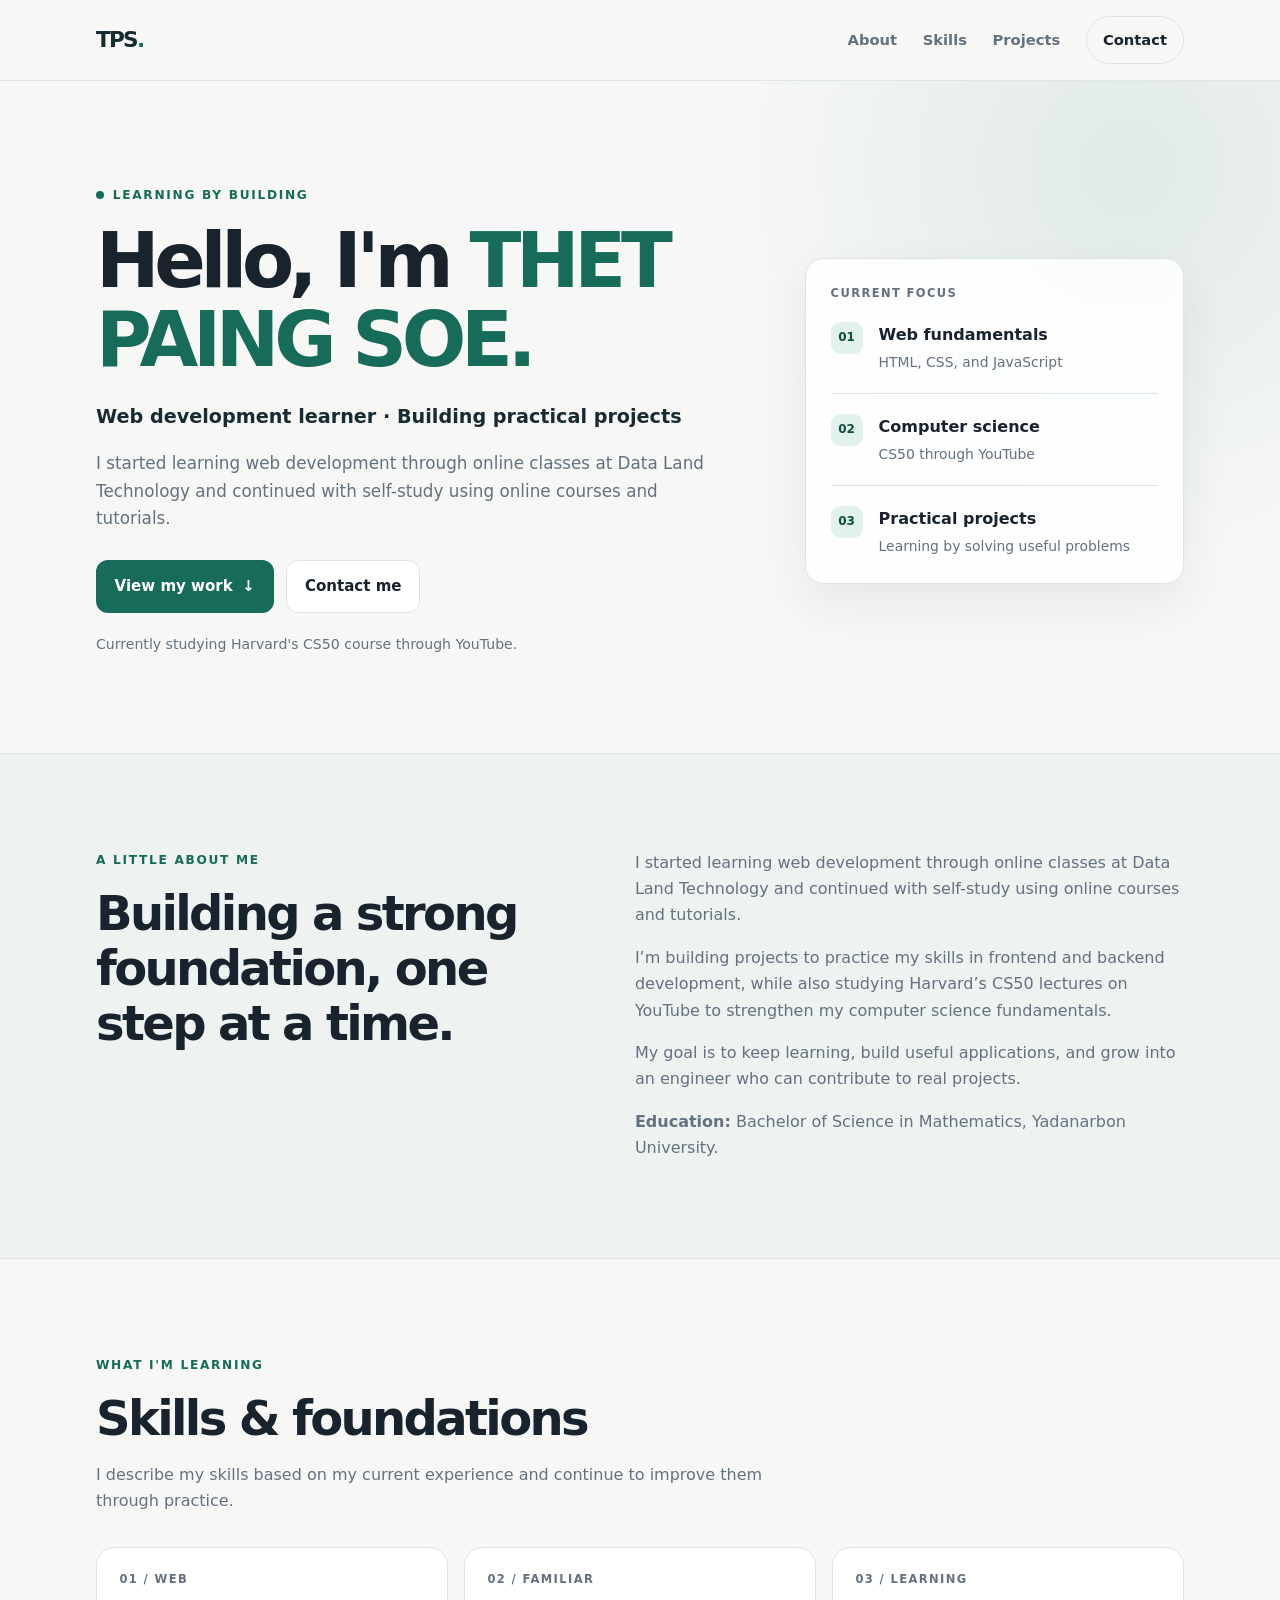
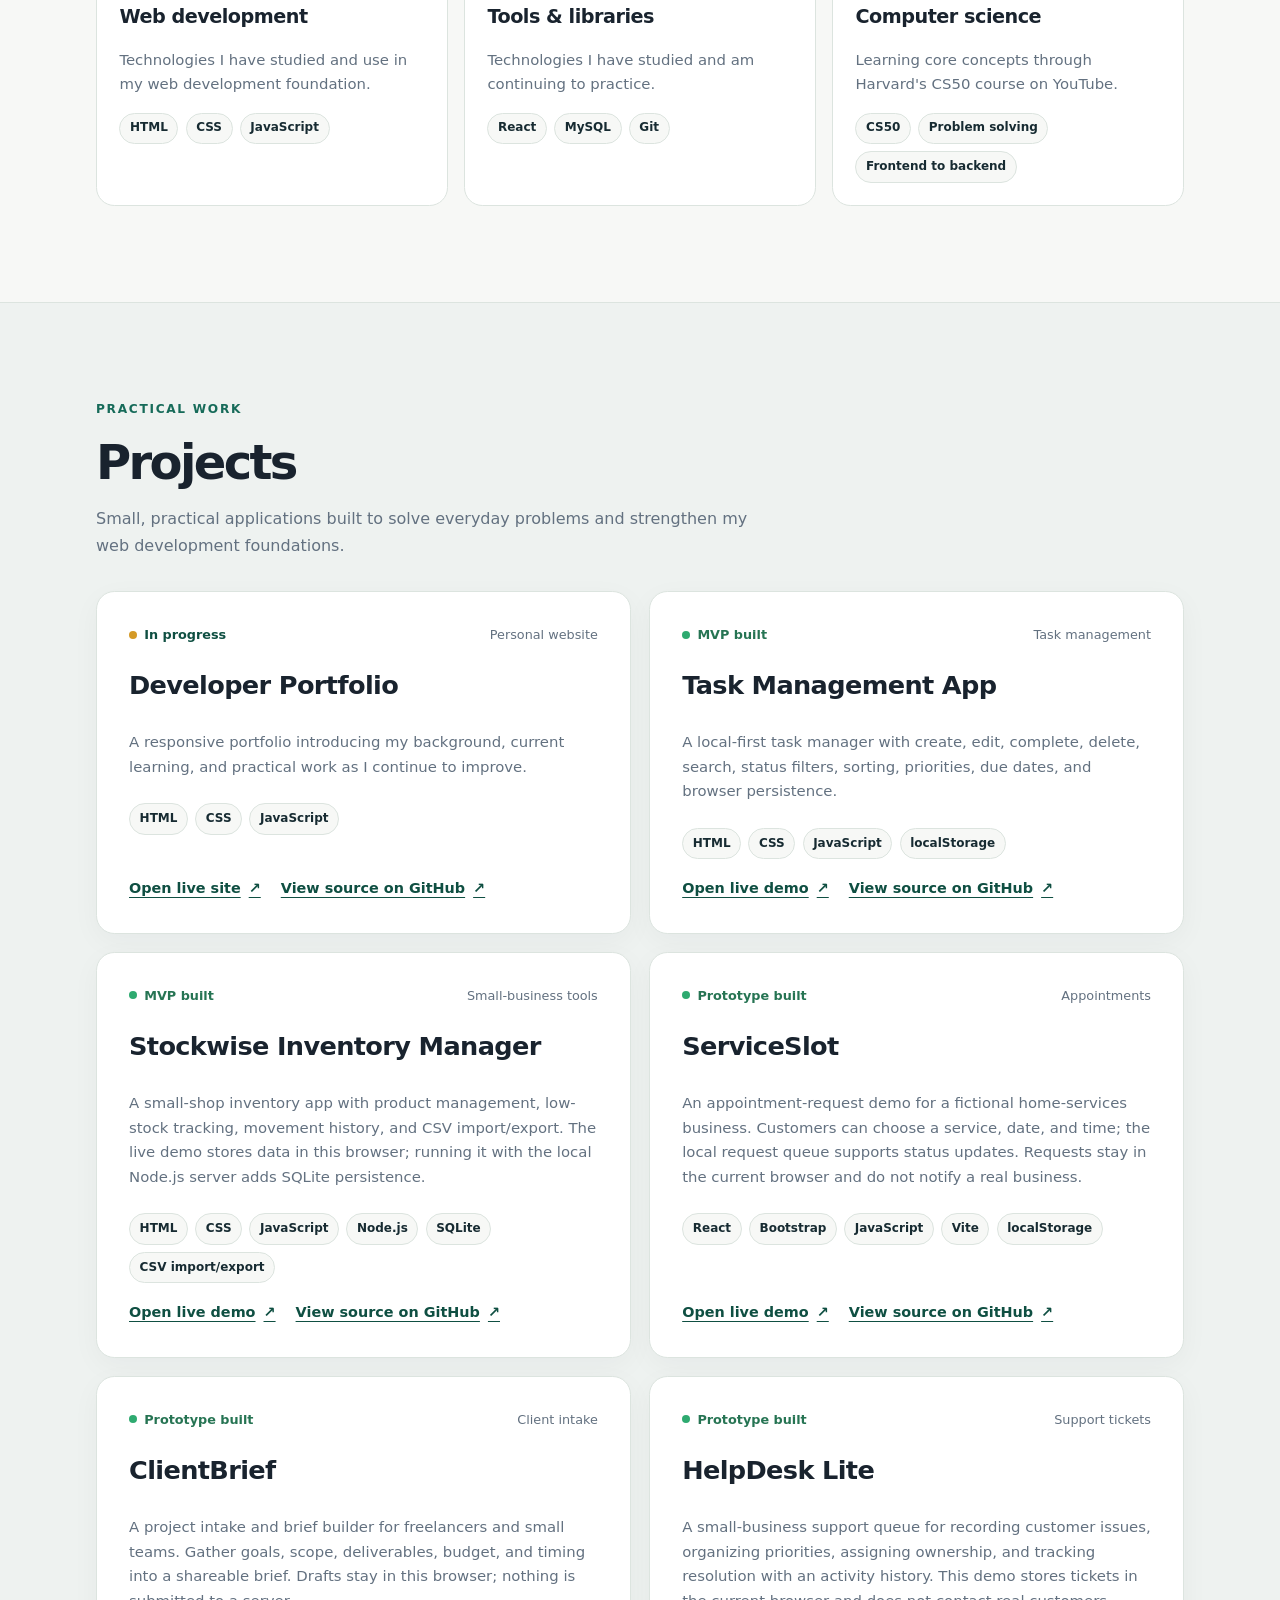
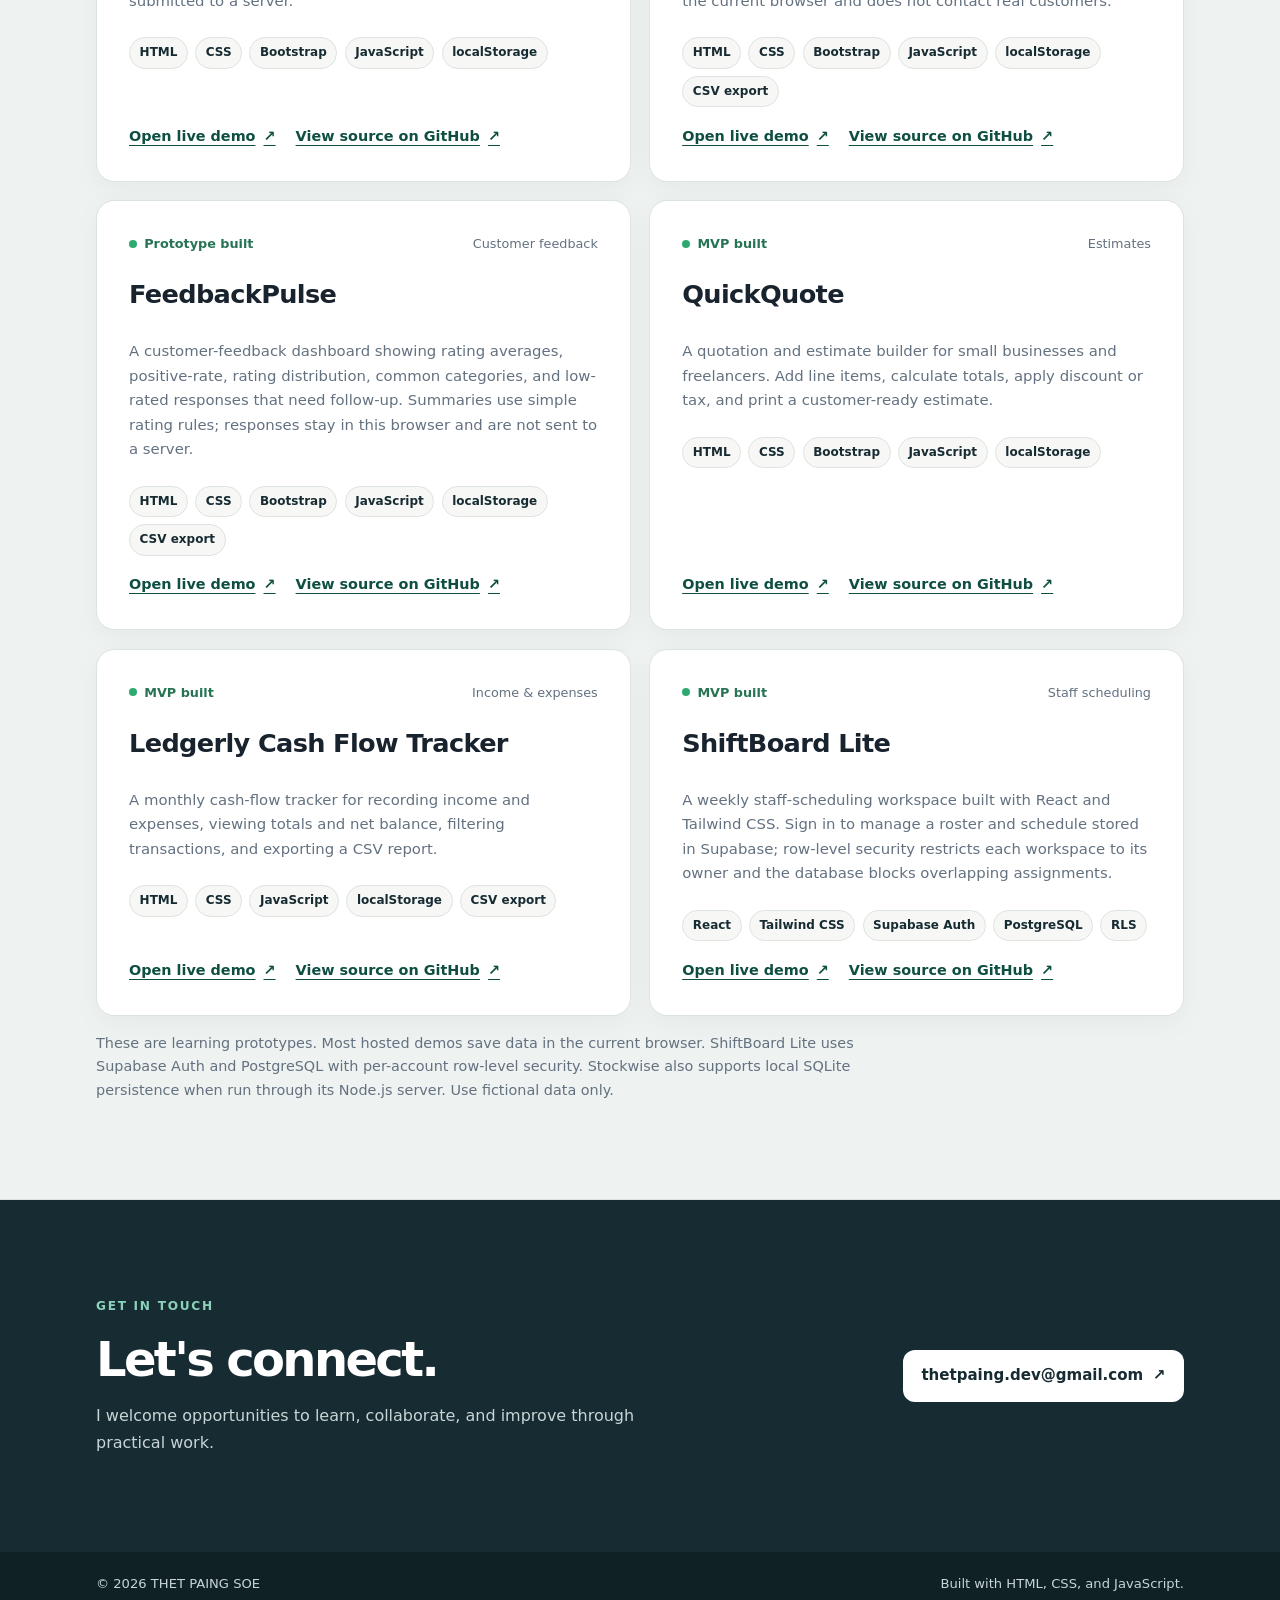
<file: index.html>
<!DOCTYPE html>
<html lang="en">
<head>
  <meta charset="UTF-8" />
  <meta name="viewport" content="width=device-width, initial-scale=1.0" />
  <meta
    name="description"
    content="The portfolio of THET PAING SOE, a web development learner building practical projects and studying computer science."
  />
  <title>THET PAING SOE | Developer Portfolio</title>
  <link rel="stylesheet" href="css/style.css" />
  <script src="js/main.js" defer></script>
</head>
<body>
  <a class="skip-link" href="#main-content">Skip to content</a>

  <header class="site-header">
    <div class="container header-inner">
      <a class="brand" href="#home" aria-label="THET PAING SOE, home">TPS<span>.</span></a>

      <button
        class="nav-toggle"
        type="button"
        aria-controls="primary-navigation"
        aria-expanded="false"
      >
        <span class="nav-toggle-label">Menu</span>
        <span class="nav-toggle-icon" aria-hidden="true"></span>
      </button>

      <nav class="site-nav" id="primary-navigation" aria-label="Main navigation">
        <a href="#about">About</a>
        <a href="#skills">Skills</a>
        <a href="#projects">Projects</a>
        <a class="nav-contact" href="#contact">Contact</a>
      </nav>
    </div>
  </header>

  <main id="main-content">
    <section class="hero section" id="home" aria-labelledby="hero-title">
      <div class="container hero-grid">
        <div class="hero-copy">
          <p class="eyebrow"><span class="status-dot" aria-hidden="true"></span> Learning by building</p>
          <h1 id="hero-title">Hello, I'm <span>THET PAING SOE.</span></h1>
          <p class="hero-role">Web development learner · Building practical projects</p>
          <p class="hero-description">
            I started learning web development through online classes at Data Land Technology and
            continued with self-study using online courses and tutorials.
          </p>
          <div class="hero-actions">
            <a class="button button-primary" href="#projects">View my work <span aria-hidden="true">↓</span></a>
            <a class="button button-secondary" href="mailto:thetpaing.dev@gmail.com">Contact me</a>
          </div>
          <p class="hero-note">Currently studying Harvard's CS50 course through YouTube.</p>
        </div>

        <aside class="hero-card" aria-label="Current learning overview">
          <p class="card-label">CURRENT FOCUS</p>
          <div class="focus-item">
            <span class="focus-number">01</span>
            <div>
              <h2>Web fundamentals</h2>
              <p>HTML, CSS, and JavaScript</p>
            </div>
          </div>
          <div class="focus-item">
            <span class="focus-number">02</span>
            <div>
              <h2>Computer science</h2>
              <p>CS50 through YouTube</p>
            </div>
          </div>
          <div class="focus-item">
            <span class="focus-number">03</span>
            <div>
              <h2>Practical projects</h2>
              <p>Learning by solving useful problems</p>
            </div>
          </div>
        </aside>
      </div>
    </section>

    <section class="section section-muted" id="about" aria-labelledby="about-title">
      <div class="container content-grid">
        <div>
          <p class="eyebrow">A little about me</p>
          <h2 class="section-title" id="about-title">Building a strong foundation, one step at a time.</h2>
        </div>
        <div class="section-copy">
          <p>
            I started learning web development through online classes at Data Land Technology and
            continued with self-study using online courses and tutorials.
          </p>
          <p>
            I’m building projects to practice my skills in frontend and backend development, while
            also studying Harvard’s CS50 lectures on YouTube to strengthen my computer science
            fundamentals.
          </p>
          <p>
            My goal is to keep learning, build useful applications, and grow into an engineer who
            can contribute to real projects.
          </p>
          <p>
            <strong>Education:</strong> Bachelor of Science in Mathematics, Yadanarbon University.
          </p>
        </div>
      </div>
    </section>

    <section class="section" id="skills" aria-labelledby="skills-title">
      <div class="container">
        <div class="section-heading">
          <p class="eyebrow">What I'm learning</p>
          <h2 class="section-title" id="skills-title">Skills & foundations</h2>
          <p class="section-intro">I describe my skills based on my current experience and continue to improve them through practice.</p>
        </div>

        <div class="skills-grid">
          <article class="skill-card">
            <p class="skill-index">01 / WEB</p>
            <h3>Web development</h3>
            <p>Technologies I have studied and use in my web development foundation.</p>
            <ul class="tag-list" aria-label="Web development skills">
              <li>HTML</li>
              <li>CSS</li>
              <li>JavaScript</li>
            </ul>
          </article>

          <article class="skill-card">
            <p class="skill-index">02 / FAMILIAR</p>
            <h3>Tools & libraries</h3>
            <p>Technologies I have studied and am continuing to practice.</p>
            <ul class="tag-list" aria-label="Tools and libraries">
              <li>React</li>
              <li>MySQL</li>
              <li>Git</li>
            </ul>
          </article>

          <article class="skill-card">
            <p class="skill-index">03 / LEARNING</p>
            <h3>Computer science</h3>
            <p>Learning core concepts through Harvard's CS50 course on YouTube.</p>
            <ul class="tag-list" aria-label="Current learning areas">
              <li>CS50</li>
              <li>Problem solving</li>
              <li>Frontend to backend</li>
            </ul>
          </article>
        </div>
      </div>
    </section>

    <section class="section section-muted" id="projects" aria-labelledby="projects-title">
      <div class="container">
        <div class="section-heading">
          <p class="eyebrow">Practical work</p>
          <h2 class="section-title" id="projects-title">Projects</h2>
          <p class="section-intro">
            Small, practical applications built to solve everyday problems and strengthen my web development foundations.
          </p>
        </div>

        <div class="projects-grid">
          <article class="project-card">
            <div class="project-topline">
              <span class="project-status"><span aria-hidden="true"></span> In progress</span>
              <span class="project-type">Personal website</span>
            </div>
            <h3>Developer Portfolio</h3>
            <p>A responsive portfolio introducing my background, current learning, and practical work as I continue to improve.</p>
            <ul class="tag-list" aria-label="Portfolio technologies">
              <li>HTML</li><li>CSS</li><li>JavaScript</li>
            </ul>
            <div class="project-links">
              <a class="text-link" href="https://developer-portfolio-gilt-theta.vercel.app" target="_blank" rel="noreferrer">Open live site <span aria-hidden="true">↗</span></a>
              <a class="text-link" href="https://github.com/wdf-5618/developer-portfolio" target="_blank" rel="noreferrer">View source on GitHub <span aria-hidden="true">↗</span></a>
            </div>
          </article>

          <article class="project-card">
            <div class="project-topline">
              <span class="project-status project-status-ready"><span aria-hidden="true"></span> MVP built</span>
              <span class="project-type">Task management</span>
            </div>
            <h3>Task Management App</h3>
            <p>A local-first task manager with create, edit, complete, delete, search, status filters, sorting, priorities, due dates, and browser persistence.</p>
            <ul class="tag-list" aria-label="Task manager technologies">
              <li>HTML</li><li>CSS</li><li>JavaScript</li><li>localStorage</li>
            </ul>
            <div class="project-links">
              <a class="text-link" href="https://task-management-app-pi-murex.vercel.app" target="_blank" rel="noreferrer">Open live demo <span aria-hidden="true">↗</span></a>
              <a class="text-link" href="https://github.com/wdf-5618/task-management-app" target="_blank" rel="noreferrer">View source on GitHub <span aria-hidden="true">↗</span></a>
            </div>
          </article>

          <article class="project-card">
            <div class="project-topline">
              <span class="project-status project-status-ready"><span aria-hidden="true"></span> MVP built</span>
              <span class="project-type">Small-business tools</span>
            </div>
            <h3>Stockwise Inventory Manager</h3>
            <p>A small-shop inventory app with product management, low-stock tracking, movement history, and CSV import/export. The live demo stores data in this browser; running it with the local Node.js server adds SQLite persistence.</p>
            <ul class="tag-list" aria-label="Stockwise technologies">
              <li>HTML</li><li>CSS</li><li>JavaScript</li><li>Node.js</li><li>SQLite</li><li>CSV import/export</li>
            </ul>
            <div class="project-links">
              <a class="text-link" href="https://stockwise-inventory-manager-six.vercel.app" target="_blank" rel="noreferrer">Open live demo <span aria-hidden="true">↗</span></a>
              <a class="text-link" href="https://github.com/wdf-5618/stockwise-inventory-manager" target="_blank" rel="noreferrer">View source on GitHub <span aria-hidden="true">↗</span></a>
            </div>
          </article>

          <article class="project-card">
            <div class="project-topline">
              <span class="project-status project-status-ready"><span aria-hidden="true"></span> Prototype built</span>
              <span class="project-type">Appointments</span>
            </div>
            <h3>ServiceSlot</h3>
            <p>An appointment-request demo for a fictional home-services business. Customers can choose a service, date, and time; the local request queue supports status updates. Requests stay in the current browser and do not notify a real business.</p>
            <ul class="tag-list" aria-label="ServiceSlot technologies">
              <li>React</li><li>Bootstrap</li><li>JavaScript</li><li>Vite</li><li>localStorage</li>
            </ul>
            <div class="project-links">
              <a class="text-link" href="https://serviceslot.vercel.app" target="_blank" rel="noreferrer">Open live demo <span aria-hidden="true">↗</span></a>
              <a class="text-link" href="https://github.com/wdf-5618/serviceslot" target="_blank" rel="noreferrer">View source on GitHub <span aria-hidden="true">↗</span></a>
            </div>
          </article>

          <article class="project-card">
            <div class="project-topline">
              <span class="project-status project-status-ready"><span aria-hidden="true"></span> Prototype built</span>
              <span class="project-type">Client intake</span>
            </div>
            <h3>ClientBrief</h3>
            <p>A project intake and brief builder for freelancers and small teams. Gather goals, scope, deliverables, budget, and timing into a shareable brief. Drafts stay in this browser; nothing is submitted to a server.</p>
            <ul class="tag-list" aria-label="ClientBrief technologies">
              <li>HTML</li><li>CSS</li><li>Bootstrap</li><li>JavaScript</li><li>localStorage</li>
            </ul>
            <div class="project-links">
              <a class="text-link" href="https://client-brief-liard.vercel.app" target="_blank" rel="noreferrer">Open live demo <span aria-hidden="true">↗</span></a>
              <a class="text-link" href="https://github.com/wdf-5618/client-brief" target="_blank" rel="noreferrer">View source on GitHub <span aria-hidden="true">↗</span></a>
            </div>
          </article>

          <article class="project-card">
            <div class="project-topline">
              <span class="project-status project-status-ready"><span aria-hidden="true"></span> Prototype built</span>
              <span class="project-type">Support tickets</span>
            </div>
            <h3>HelpDesk Lite</h3>
            <p>A small-business support queue for recording customer issues, organizing priorities, assigning ownership, and tracking resolution with an activity history. This demo stores tickets in the current browser and does not contact real customers.</p>
            <ul class="tag-list" aria-label="HelpDesk Lite technologies">
              <li>HTML</li><li>CSS</li><li>Bootstrap</li><li>JavaScript</li><li>localStorage</li><li>CSV export</li>
            </ul>
            <div class="project-links">
              <a class="text-link" href="https://helpdesk-lite-theta.vercel.app" target="_blank" rel="noreferrer">Open live demo <span aria-hidden="true">↗</span></a>
              <a class="text-link" href="https://github.com/wdf-5618/helpdesk-lite" target="_blank" rel="noreferrer">View source on GitHub <span aria-hidden="true">↗</span></a>
            </div>
          </article>

          <article class="project-card">
            <div class="project-topline">
              <span class="project-status project-status-ready"><span aria-hidden="true"></span> Prototype built</span>
              <span class="project-type">Customer feedback</span>
            </div>
            <h3>FeedbackPulse</h3>
            <p>A customer-feedback dashboard showing rating averages, positive-rate, rating distribution, common categories, and low-rated responses that need follow-up. Summaries use simple rating rules; responses stay in this browser and are not sent to a server.</p>
            <ul class="tag-list" aria-label="FeedbackPulse technologies">
              <li>HTML</li><li>CSS</li><li>Bootstrap</li><li>JavaScript</li><li>localStorage</li><li>CSV export</li>
            </ul>
            <div class="project-links">
              <a class="text-link" href="https://feedback-pulse-blond.vercel.app" target="_blank" rel="noreferrer">Open live demo <span aria-hidden="true">↗</span></a>
              <a class="text-link" href="https://github.com/wdf-5618/feedback-pulse" target="_blank" rel="noreferrer">View source on GitHub <span aria-hidden="true">↗</span></a>
            </div>
          </article>

          <article class="project-card">
            <div class="project-topline">
              <span class="project-status project-status-ready"><span aria-hidden="true"></span> MVP built</span>
              <span class="project-type">Estimates</span>
            </div>
            <h3>QuickQuote</h3>
            <p>A quotation and estimate builder for small businesses and freelancers. Add line items, calculate totals, apply discount or tax, and print a customer-ready estimate.</p>
            <ul class="tag-list" aria-label="QuickQuote technologies">
              <li>HTML</li><li>CSS</li><li>Bootstrap</li><li>JavaScript</li><li>localStorage</li>
            </ul>
            <div class="project-links">
              <a class="text-link" href="https://quickquote-chi.vercel.app" target="_blank" rel="noreferrer">Open live demo <span aria-hidden="true">↗</span></a>
              <a class="text-link" href="https://github.com/wdf-5618/quickquote" target="_blank" rel="noreferrer">View source on GitHub <span aria-hidden="true">↗</span></a>
            </div>
          </article>

          <article class="project-card">
            <div class="project-topline">
              <span class="project-status project-status-ready"><span aria-hidden="true"></span> MVP built</span>
              <span class="project-type">Income & expenses</span>
            </div>
            <h3>Ledgerly Cash Flow Tracker</h3>
            <p>A monthly cash-flow tracker for recording income and expenses, viewing totals and net balance, filtering transactions, and exporting a CSV report.</p>
            <ul class="tag-list" aria-label="Ledgerly technologies">
              <li>HTML</li><li>CSS</li><li>JavaScript</li><li>localStorage</li><li>CSV export</li>
            </ul>
            <div class="project-links">
              <a class="text-link" href="https://ledgerly-cashflow-tracker.vercel.app" target="_blank" rel="noreferrer">Open live demo <span aria-hidden="true">↗</span></a>
              <a class="text-link" href="https://github.com/wdf-5618/ledgerly-cashflow-tracker" target="_blank" rel="noreferrer">View source on GitHub <span aria-hidden="true">↗</span></a>
            </div>
          </article>

          <article class="project-card">
            <div class="project-topline">
              <span class="project-status project-status-ready"><span aria-hidden="true"></span> MVP built</span>
              <span class="project-type">Staff scheduling</span>
            </div>
            <h3>ShiftBoard Lite</h3>
            <p>A weekly staff-scheduling workspace built with React and Tailwind CSS. Sign in to manage a roster and schedule stored in Supabase; row-level security restricts each workspace to its owner and the database blocks overlapping assignments.</p>
            <ul class="tag-list" aria-label="ShiftBoard Lite technologies">
              <li>React</li><li>Tailwind CSS</li><li>Supabase Auth</li><li>PostgreSQL</li><li>RLS</li>
            </ul>
            <div class="project-links">
              <a class="text-link" href="https://shiftboard-lite.vercel.app/" target="_blank" rel="noreferrer">Open live demo <span aria-hidden="true">↗</span></a>
              <a class="text-link" href="https://github.com/wdf-5618/shiftboard-lite" target="_blank" rel="noreferrer">View source on GitHub <span aria-hidden="true">↗</span></a>
            </div>
          </article>
        </div>
        <p class="projects-note">These are learning prototypes. Most hosted demos save data in the current browser. ShiftBoard Lite uses Supabase Auth and PostgreSQL with per-account row-level security. Stockwise also supports local SQLite persistence when run through its Node.js server. Use fictional data only.</p>
      </div>
    </section>

    <section class="section contact-section" id="contact" aria-labelledby="contact-title">
      <div class="container contact-inner">
        <div>
          <p class="eyebrow">Get in touch</p>
          <h2 class="section-title" id="contact-title">Let's connect.</h2>
          <p class="contact-copy">I welcome opportunities to learn, collaborate, and improve through practical work.</p>
        </div>
        <a class="button button-light" href="mailto:thetpaing.dev@gmail.com">thetpaing.dev@gmail.com <span aria-hidden="true">↗</span></a>
      </div>
    </section>
  </main>

  <footer class="site-footer">
    <div class="container footer-inner">
      <p>© <span id="current-year">2026</span> THET PAING SOE</p>
      <p>Built with HTML, CSS, and JavaScript.</p>
    </div>
  </footer>
</body>
</html>
</file>
<file: css/style.css>
:root {
  color-scheme: light;
  --ink: #19232e;
  --muted: #637180;
  --paper: #f7f8f6;
  --surface: #ffffff;
  --surface-muted: #eef2f0;
  --line: #dce4df;
  --accent: #166b59;
  --accent-dark: #0f4f42;
  --accent-soft: #e1f1eb;
  --dark: #172b32;
  --radius: 1.15rem;
  --shadow: 0 1.2rem 3rem rgb(25 35 46 / 8%);
  --content-width: 68rem;
}

* {
  box-sizing: border-box;
}

html {
  scroll-behavior: smooth;
  scroll-padding-top: 6rem;
}

body {
  margin: 0;
  background: var(--paper);
  color: var(--ink);
  font-family: Inter, ui-sans-serif, system-ui, -apple-system, BlinkMacSystemFont, "Segoe UI", sans-serif;
  line-height: 1.65;
  text-rendering: optimizeLegibility;
}

a {
  color: inherit;
}

a:focus-visible,
button:focus-visible {
  outline: 3px solid #e7a83e;
  outline-offset: 4px;
}

.container {
  width: min(var(--content-width), calc(100% - 2.5rem));
  margin-inline: auto;
}

.skip-link {
  position: absolute;
  top: 0.75rem;
  left: 0.75rem;
  z-index: 100;
  padding: 0.7rem 1rem;
  transform: translateY(-160%);
  border-radius: 0.5rem;
  background: var(--dark);
  color: white;
}

.skip-link:focus {
  transform: translateY(0);
}

.site-header {
  position: sticky;
  top: 0;
  z-index: 20;
  border-bottom: 1px solid rgb(220 228 223 / 85%);
  background: rgb(247 248 246 / 92%);
  backdrop-filter: blur(14px);
}

.header-inner {
  display: flex;
  min-height: 5rem;
  align-items: center;
  justify-content: space-between;
  gap: 1.5rem;
}

.brand {
  color: var(--dark);
  font-size: 1.35rem;
  font-weight: 850;
  letter-spacing: -0.08em;
  text-decoration: none;
}

.brand span {
  color: var(--accent);
}

.site-nav {
  display: flex;
  align-items: center;
  gap: 1.6rem;
}

.site-nav a {
  color: var(--muted);
  font-size: 0.92rem;
  font-weight: 650;
  text-decoration: none;
  transition: color 160ms ease;
}

.site-nav a:hover {
  color: var(--accent);
}

.site-nav .nav-contact {
  padding: 0.65rem 1rem;
  border: 1px solid var(--line);
  border-radius: 999px;
  color: var(--ink);
}

.nav-toggle {
  display: none;
  align-items: center;
  gap: 0.6rem;
  padding: 0.65rem 0.85rem;
  border: 1px solid var(--line);
  border-radius: 0.7rem;
  background: var(--surface);
  color: var(--ink);
  font: inherit;
  font-size: 0.9rem;
  font-weight: 700;
  cursor: pointer;
}

.nav-toggle-icon,
.nav-toggle-icon::before,
.nav-toggle-icon::after {
  display: block;
  width: 1.15rem;
  height: 2px;
  border-radius: 2px;
  background: currentColor;
}

.nav-toggle-icon {
  position: relative;
}

.nav-toggle-icon::before,
.nav-toggle-icon::after {
  position: absolute;
  left: 0;
  content: "";
}

.nav-toggle-icon::before {
  top: -0.35rem;
}

.nav-toggle-icon::after {
  top: 0.35rem;
}

.section {
  padding-block: 6rem;
}

.hero {
  overflow: hidden;
  padding-block: 6.5rem 6rem;
  background:
    radial-gradient(circle at 88% 13%, rgb(22 107 89 / 10%), transparent 25rem),
    var(--paper);
}

.hero-grid {
  display: grid;
  grid-template-columns: minmax(0, 1.25fr) minmax(17rem, 0.75fr);
  align-items: center;
  gap: clamp(2rem, 6vw, 5rem);
}

.eyebrow {
  display: flex;
  align-items: center;
  gap: 0.55rem;
  margin: 0 0 1rem;
  color: var(--accent);
  font-size: 0.76rem;
  font-weight: 850;
  letter-spacing: 0.14em;
  text-transform: uppercase;
}

.status-dot {
  width: 0.5rem;
  height: 0.5rem;
  border-radius: 50%;
  background: var(--accent);
}

.hero h1 {
  max-width: 11ch;
  margin: 0;
  font-size: clamp(2.5rem, 6vw, 4.75rem);
  font-weight: 800;
  letter-spacing: -0.07em;
  line-height: 1.04;
}

.hero h1 span {
  color: var(--accent);
}

.hero-role {
  margin: 1.35rem 0 0;
  color: var(--dark);
  font-size: clamp(1rem, 2vw, 1.2rem);
  font-weight: 700;
}

.hero-description {
  max-width: 41rem;
  margin: 1.1rem 0 0;
  color: var(--muted);
  font-size: 1.05rem;
}

.hero-actions {
  display: flex;
  flex-wrap: wrap;
  gap: 0.8rem;
  margin-top: 1.7rem;
}

.button {
  display: inline-flex;
  min-height: 3rem;
  align-items: center;
  justify-content: center;
  gap: 0.6rem;
  padding: 0.8rem 1.1rem;
  border: 1px solid transparent;
  border-radius: 0.75rem;
  font-size: 0.94rem;
  font-weight: 750;
  text-decoration: none;
  transition: transform 160ms ease, background 160ms ease;
}

.button:hover {
  transform: translateY(-2px);
}

.button-primary {
  background: var(--accent);
  color: white;
}

.button-primary:hover {
  background: var(--accent-dark);
}

.button-secondary {
  border-color: var(--line);
  background: var(--surface);
  color: var(--ink);
}

.hero-note {
  margin: 1.3rem 0 0;
  color: var(--muted);
  font-size: 0.88rem;
}

.hero-card {
  padding: 1.55rem;
  border: 1px solid var(--line);
  border-radius: var(--radius);
  background: rgb(255 255 255 / 86%);
  box-shadow: var(--shadow);
}

.card-label,
.skill-index {
  margin: 0;
  color: var(--muted);
  font-size: 0.72rem;
  font-weight: 850;
  letter-spacing: 0.12em;
}

.focus-item {
  display: grid;
  grid-template-columns: 2.2rem 1fr;
  gap: 0.8rem;
  padding-block: 1.2rem;
  border-bottom: 1px solid var(--line);
}

.focus-item:last-child {
  padding-bottom: 0;
  border-bottom: 0;
}

.focus-number {
  display: grid;
  width: 2rem;
  height: 2rem;
  place-items: center;
  border-radius: 0.6rem;
  background: var(--accent-soft);
  color: var(--accent-dark);
  font-size: 0.75rem;
  font-weight: 850;
}

.focus-item h2 {
  margin: 0;
  font-size: 1rem;
}

.focus-item p {
  margin: 0.2rem 0 0;
  color: var(--muted);
  font-size: 0.87rem;
}

.section-muted {
  border-block: 1px solid var(--line);
  background: var(--surface-muted);
}

.content-grid {
  display: grid;
  grid-template-columns: minmax(0, 0.9fr) minmax(0, 1.1fr);
  gap: clamp(2rem, 7vw, 6rem);
}

.section-title {
  max-width: 18ch;
  margin: 0;
  font-size: clamp(2rem, 4vw, 3rem);
  font-weight: 800;
  letter-spacing: -0.055em;
  line-height: 1.15;
}

.section-copy p {
  margin: 0 0 1rem;
  color: var(--muted);
}

.section-copy p:last-child {
  margin-bottom: 0;
}

.section-heading {
  max-width: 42rem;
  margin-bottom: 2rem;
}

.section-intro {
  margin: 1rem 0 0;
  color: var(--muted);
}

.skills-grid {
  display: grid;
  grid-template-columns: repeat(3, minmax(0, 1fr));
  gap: 1rem;
}

.skill-card {
  min-height: 14rem;
  padding: 1.4rem;
  border: 1px solid var(--line);
  border-radius: var(--radius);
  background: var(--surface);
}

.skill-card h3,
.project-card h3 {
  margin: 0.75rem 0 0.55rem;
  font-size: 1.2rem;
  letter-spacing: -0.025em;
}

.skill-card > p:not(.skill-index),
.project-card > p {
  color: var(--muted);
  font-size: 0.93rem;
}

.tag-list {
  display: flex;
  flex-wrap: wrap;
  gap: 0.45rem;
  margin: 1rem 0 0;
  padding: 0;
  list-style: none;
}

.tag-list li {
  padding: 0.3rem 0.6rem;
  border: 1px solid var(--line);
  border-radius: 999px;
  background: var(--paper);
  color: var(--dark);
  font-size: 0.75rem;
  font-weight: 700;
}

.project-card {
  max-width: 48rem;
  padding: clamp(1.35rem, 4vw, 2rem);
  border: 1px solid var(--line);
  border-radius: var(--radius);
  background: var(--surface);
  box-shadow: 0 0.5rem 1.8rem rgb(25 35 46 / 4%);
}

.project-topline {
  display: flex;
  flex-wrap: wrap;
  align-items: center;
  justify-content: space-between;
  gap: 0.7rem;
}

.project-status {
  display: inline-flex;
  align-items: center;
  gap: 0.45rem;
  color: var(--accent-dark);
  font-size: 0.8rem;
  font-weight: 800;
}

.project-status span {
  width: 0.5rem;
  height: 0.5rem;
  border-radius: 50%;
  background: #d49a27;
}

.project-type {
  color: var(--muted);
  font-size: 0.8rem;
}

.project-card h3 {
  margin-top: 1.2rem;
  font-size: 1.6rem;
}

.project-card > p {
  max-width: 38rem;
  margin-bottom: 0.5rem;
}

.text-link {
  display: inline-flex;
  gap: 0.5rem;
  margin-top: 1.5rem;
  color: var(--accent-dark);
  font-weight: 800;
  text-decoration-thickness: 1px;
  text-underline-offset: 4px;
}

.projects-note {
  max-width: 48rem;
  margin: 1rem 0 0;
  color: var(--muted);
  font-size: 0.9rem;
}

.contact-section {
  background: var(--dark);
  color: white;
}

.contact-inner {
  display: flex;
  align-items: center;
  justify-content: space-between;
  gap: 2rem;
}

.contact-section .eyebrow {
  color: #8bd0b9;
}

.contact-copy {
  max-width: 36rem;
  margin: 1rem 0 0;
  color: #c8d5d6;
}

.button-light {
  flex-shrink: 0;
  background: white;
  color: var(--dark);
}

.button-light:hover {
  background: #e9f3ef;
}

.site-footer {
  padding-block: 1.3rem;
  background: #102126;
  color: #c8d5d6;
  font-size: 0.82rem;
}

.footer-inner {
  display: flex;
  justify-content: space-between;
  gap: 1rem;
}

.footer-inner p {
  margin: 0;
}

@media (max-width: 760px) {
  .section {
    padding-block: 4.5rem;
  }

  .hero {
    padding-block: 4.5rem;
  }

  .hero-grid,
  .content-grid {
    grid-template-columns: 1fr;
  }

  .hero-grid {
    gap: 2.25rem;
  }

  .hero h1 {
    max-width: 14ch;
  }

  .skills-grid {
    grid-template-columns: 1fr;
  }

  .skill-card {
    min-height: 0;
  }

  .nav-toggle {
    display: inline-flex;
  }

  .site-nav {
    position: absolute;
    top: calc(100% - 1px);
    right: 0;
    left: 0;
    display: none;
    align-items: stretch;
    gap: 0;
    padding: 0.6rem 1.25rem 1rem;
    border-bottom: 1px solid var(--line);
    background: var(--paper);
  }

  .site-nav.is-open {
    display: flex;
    flex-direction: column;
  }

  .site-nav a {
    padding: 0.85rem 0.25rem;
  }

  .site-nav .nav-contact {
    margin-top: 0.4rem;
    padding: 0.75rem 1rem;
    text-align: center;
  }

  .contact-inner {
    align-items: flex-start;
    flex-direction: column;
  }

  .footer-inner {
    flex-direction: column;
    gap: 0.35rem;
  }
}

@media (prefers-reduced-motion: reduce) {
  html {
    scroll-behavior: auto;
  }

  *,
  *::before,
  *::after {
    scroll-behavior: auto !important;
    transition-duration: 0.01ms !important;
  }
}


/* Project cards now form a responsive portfolio grid as new work is added. */
.projects-grid {
  display: grid;
  grid-template-columns: repeat(2, minmax(0, 1fr));
  align-items: stretch;
  gap: 1.15rem;
}

.projects-grid .project-card {
  display: flex;
  max-width: none;
  height: 100%;
  flex-direction: column;
}

.project-links {
  display: flex;
  flex-wrap: wrap;
  gap: 0.6rem 1.25rem;
  margin-top: auto;
  padding-top: 1.1rem;
}

.project-links .text-link {
  margin-top: 0;
  font-size: 0.9rem;
}

.project-status.project-status-ready {
  color: #267453;
}

.project-status.project-status-ready span {
  background: #2eaa70;
}

@media (max-width: 760px) {
  .projects-grid {
    grid-template-columns: 1fr;
  }
}
</file>
